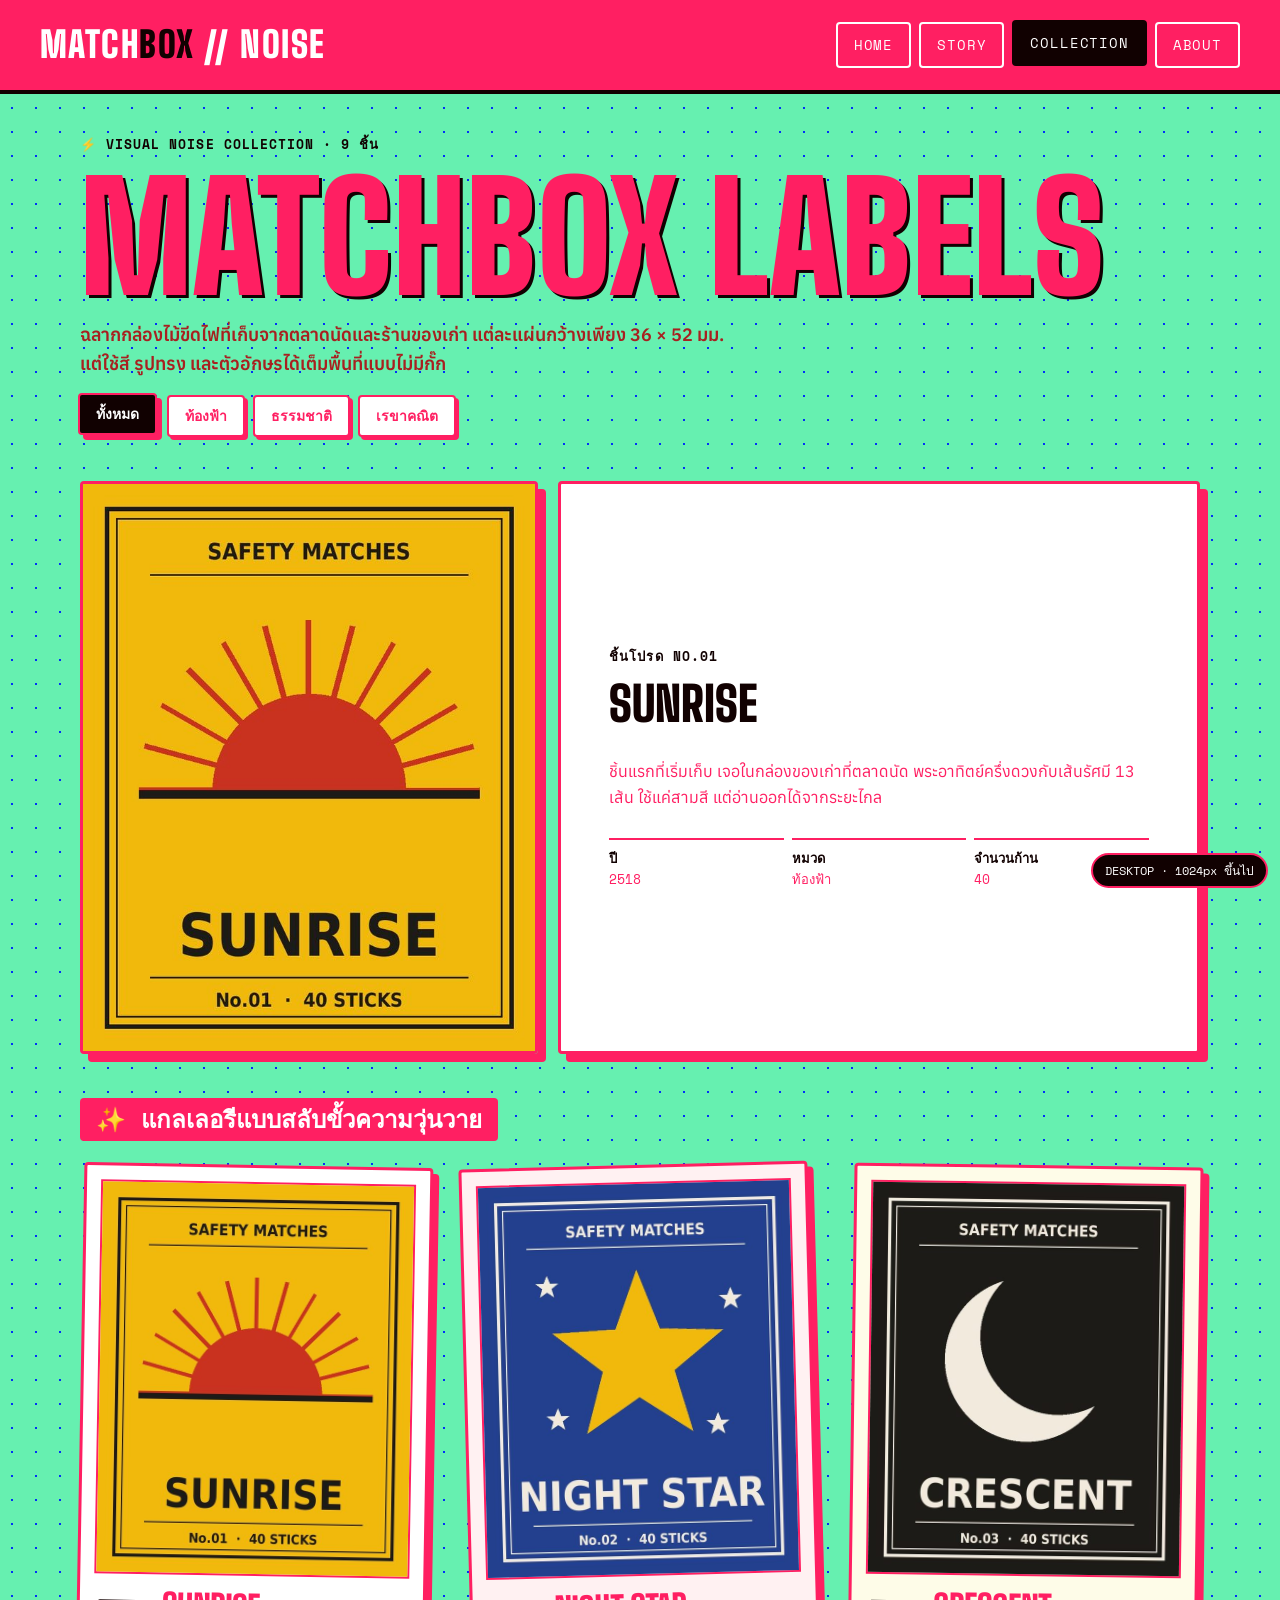
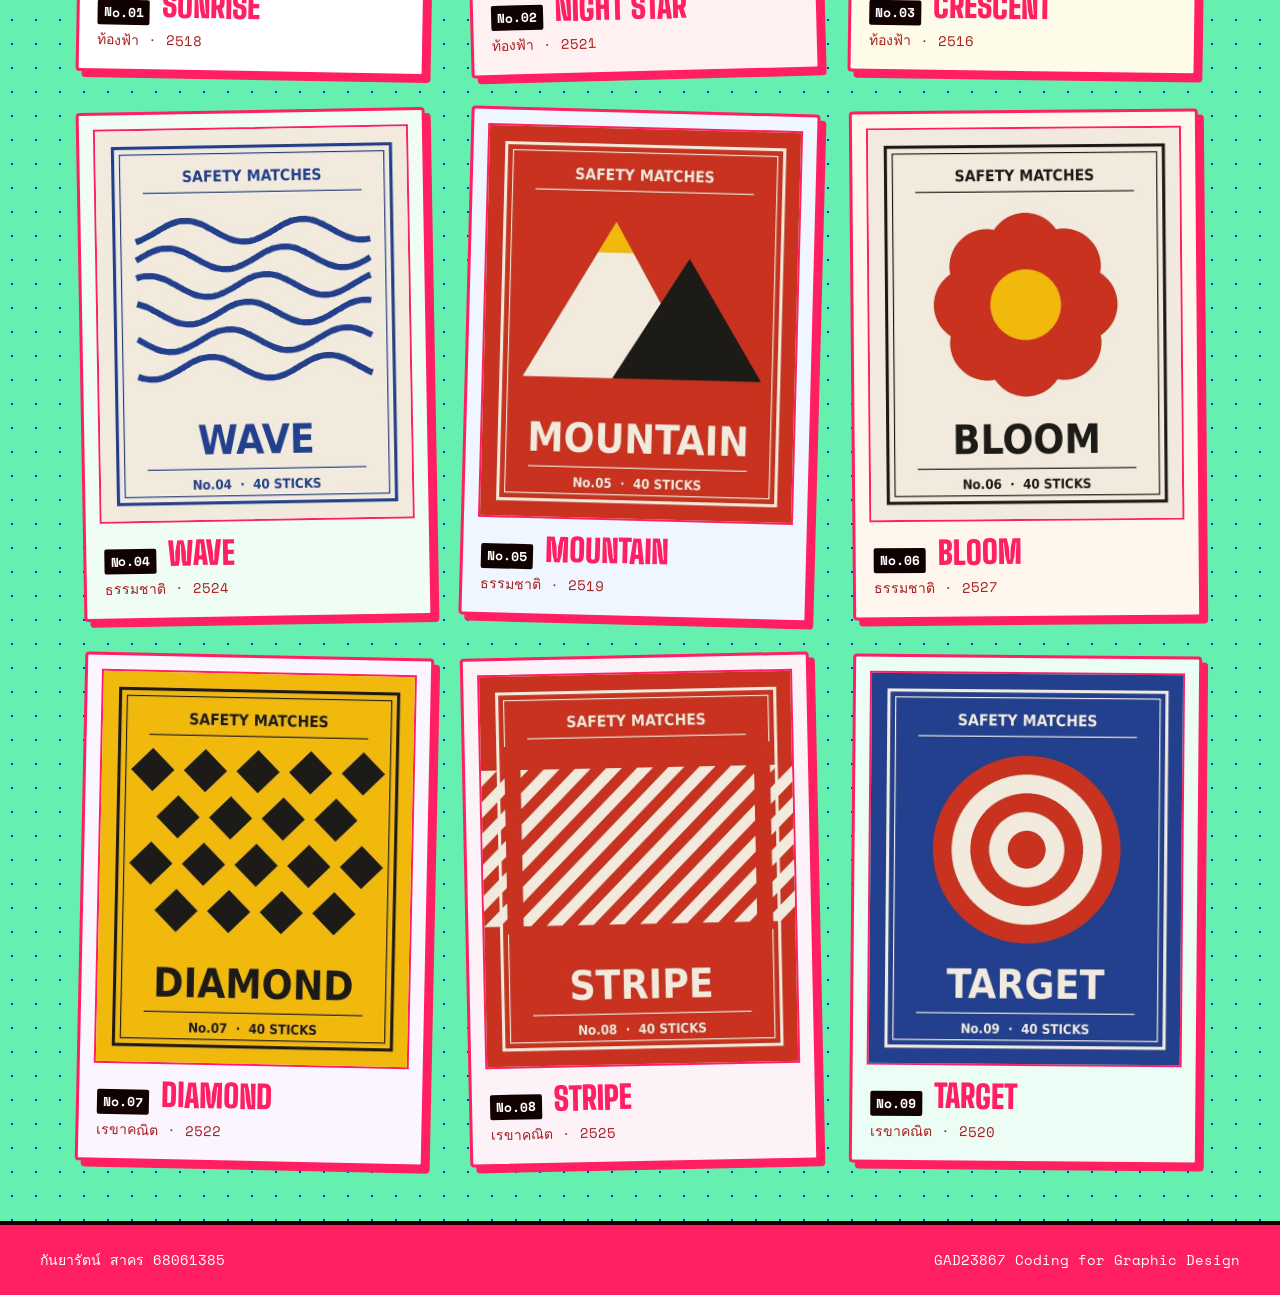
<file: index.html>
<!DOCTYPE html>
<html lang="en">
<head>
  <meta charset="UTF-8">
  <meta name="viewport" content="width=device-width, initial-scale=1.0">
  <title>Collection · Matchbox Labels (Visual Noise)</title>
  <link rel="stylesheet" href="style.css">
  <link rel="preconnect" href="https://fonts.googleapis.com">
  <link rel="preconnect" href="https://fonts.gstatic.com" crossorigin>
  <link href="https://fonts.googleapis.com/css2?family=Anuphan:wght@300;400;600&family=Big+Shoulders+Display:wght@700;900&family=Space+Mono:ital,wght@0,400;0,700;1,400&display=swap" rel="stylesheet">
</head>
<body>
    <header class="site-header">
    <a class="logo" href="#">MATCH<span>BOX</span> // NOISE</a>
     <nav>
    <ul class="menu">
      <li><a href="#">Home</a></li>
      <li><a href="#">Story</a></li>
      <li><a class="active" href="#">Collection</a></li>
      <li><a href="#">About</a></li>
    </ul>
  </nav>
</header>

<main>
     <section class="intro">
    <p class="eyebrow">⚡ Visual Noise Collection · 9 ชิ้น</p>
    <h1>Matchbox Labels</h1>
    <p class="lead">ฉลากกล่องไม้ขีดไฟที่เก็บจากตลาดนัดและร้านของเก่า แต่ละแผ่นกว้างเพียง 36&nbsp;×&nbsp;52&nbsp;มม. แต่ใช้สี รูปทรง และตัวอักษรได้เต็มพื้นที่แบบไม่มีกั๊ก</p>
    <ul class="filters">
      <li><a class="active" href="#">ทั้งหมด</a></li>
      <li><a href="#">ท้องฟ้า</a></li>
      <li><a href="#">ธรรมชาติ</a></li>
      <li><a href="#">เรขาคณิต</a></li>
    </ul>
  </section>

  <section class="featured">
    <img src="images/label-01.jpg" alt="ฉลาก Sunrise พื้นเหลือง พระอาทิตย์สีแดงกำลังขึ้น">
    <div class="featured-text">
      <p class="eyebrow">ชิ้นโปรด No.01</p>
      <h2>Sunrise</h2>
      <p>ชิ้นแรกที่เริ่มเก็บ เจอในกล่องของเก่าที่ตลาดนัด พระอาทิตย์ครึ่งดวงกับเส้นรัศมี 13 เส้น ใช้แค่สามสี แต่อ่านออกได้จากระยะไกล</p>
      <ul class="meta">
        <li><b>ปี</b> 2518</li>
        <li><b>หมวด</b> ท้องฟ้า</li>
        <li><b>จำนวนก้าน</b> 40</li>
      </ul>
    </div>
  </section>

 <section class="gallery">
    <h2 class="section-title">✨ แกลเลอรีแบบสลับขั้วความวุ่นวาย</h2>
    <div class="grid">
      <figure class="card c-1">
        <img src="images/label-01.jpg" alt="ฉลาก Sunrise พระอาทิตย์สีแดงบนพื้นเหลือง">
        <figcaption>
          <span class="no">No.01</span>
          <h3>Sunrise</h3>
          <p>ท้องฟ้า · 2518</p>
        </figcaption>
      </figure>
      <figure class="card c-2">
        <img src="images/label-02.jpg" alt="ฉลาก Night Star ดาวสีเหลืองบนพื้นน้ำเงิน">
        <figcaption>
          <span class="no">No.02</span>
          <h3>Night Star</h3>
          <p>ท้องฟ้า · 2521</p>
        </figcaption>
      </figure>
      <figure class="card c-3">
        <img src="images/label-03.jpg" alt="ฉลาก Crescent พระจันทร์เสี้ยวบนพื้นดำ">
        <figcaption>
          <span class="no">No.03</span>
          <h3>Crescent</h3>
          <p>ท้องฟ้า · 2516</p>
        </figcaption>
      </figure>
      <figure class="card c-4">
        <img src="images/label-04.jpg" alt="ฉลาก Wave เส้นคลื่นสีน้ำเงิน">
        <figcaption>
          <span class="no">No.04</span>
          <h3>Wave</h3>
          <p>ธรรมชาติ · 2524</p>
        </figcaption>
      </figure>
      <figure class="card c-5">
        <img src="images/label-05.jpg" alt="ฉลาก Mountain ภูเขาสองลูกบนพื้นแดง">
        <figcaption>
          <span class="no">No.05</span>
          <h3>Mountain</h3>
          <p>ธรรมชาติ · 2519</p>
        </figcaption>
      </figure>
      <figure class="card c-6">
        <img src="images/label-06.jpg" alt="ฉลาก Bloom ดอกไม้กลีบแดง">
        <figcaption>
          <span class="no">No.06</span>
          <h3>Bloom</h3>
          <p>ธรรมชาติ · 2527</p>
        </figcaption>
      </figure>
      <figure class="card c-7">
        <img src="images/label-07.jpg" alt="ฉลาก Diamond ลายข้าวหลามตัดสีดำ">
        <figcaption>
          <span class="no">No.07</span>
          <h3>Diamond</h3>
          <p>เรขาคณิต · 2522</p>
        </figcaption>
      </figure>
      <figure class="card c-8">
        <img src="images/label-08.jpg" alt="ฉลาก Stripe ลายเส้นทแยงบนพื้นแดง">
        <figcaption>
          <span class="no">No.08</span>
          <h3>Stripe</h3>
          <p>เรขาคณิต · 2525</p>
        </figcaption>
      </figure>
      <figure class="card c-9">
        <img src="images/label-09.jpg" alt="ฉลาก Target วงกลมซ้อนสีแดงบนพื้นน้ำเงิน">
        <figcaption>
          <span class="no">No.09</span>
          <h3>Target</h3>
          <p>เรขาคณิต · 2520</p>
        </figcaption>
      </figure>
    </div>
  </section>

  <footer class="site-footer">
  <p>กันยารัตน์ สาคร 68061385</p>
  <p>GAD23867 Coding for Graphic Design </p>
</footer>

</main>
</body>
</html>
</file>
<file: style.css>
:root {
  --paper: #66f0b0;
  --card: #ffffff;
  --ink: #ff1f62;
  --muted: #a82020;
  --red: #110101;
  --accent-blue: #fa41a7;
  --accent-yellow: #48be75;

  --font-display: 'Big Shoulders Display', Impact, sans-serif;
  --font-body: 'Anuphan', Tahoma, sans-serif;
  --font-mono: 'Space Mono', 'Courier New', monospace;
}

* {
  box-sizing: border-box;
}

body {
  margin: 0;
  background: var(--paper);
  color: var(--ink);
  font-family: var(--font-body);
  font-size: 16px;
  line-height: 1.6;
  background-image: radial-gradient(#022ff7 1px, transparent 1px);
  background-size: 24px 24px;
}

h1, h2, h3 {
  margin: 0;
  line-height: 1.1;
}

a {
  color: inherit;
}

.eyebrow {
  margin: 0;
  font-family: var(--font-mono);
  font-size: 13px;
  letter-spacing: 0.08em;
  text-transform: uppercase;
  color: var(--red);
  font-weight: 700;
}

.site-header {
  display: flex;
  flex-direction: column;
  gap: 12px;
  padding: 16px 20px;
  background: var(--ink);
  color: var(--card);
  border-bottom: 4px solid var(--red);
}

.logo {
  font-family: var(--font-display);
  font-size: 36px;
  font-weight: 900;
  letter-spacing: 0.04em;
  text-decoration: none;
}

.logo span {
  color: var(--red);
}

.menu {
  list-style: none;
  margin: 0;
  padding: 0;
  display: flex;
  flex-wrap: wrap;
  gap: 8px;
}

.menu a {
  display: block;
  padding: 10px 16px;
  min-height: 44px;
  border: 2px solid var(--card);
  border-radius: 4px;
  font-family: var(--font-mono);
  font-size: 14px;
  letter-spacing: 0.06em;
  text-transform: uppercase;
  text-decoration: none;
  transition: all 0.2s ease;
}

.menu a.active, .menu a:hover {
  background: var(--red);
  border-color: var(--red);
  color: #FFFFFF;
  transform: translateY(-2px);
}

.intro {
  max-width: 1200px;
  margin: 0 auto;
  padding: 40px 20px 24px;
  display: flex;
  flex-direction: column;
  gap: 16px;
}

.intro h1 {
  font-family: var(--font-display);
  font-size: clamp(56px, 12vw, 150px);
  font-weight: 900;
  text-transform: uppercase;
  line-height: 0.9;
  overflow-wrap: anywhere;
  color: var(--ink);
  text-shadow: 3px 3px 0px var(--red);
}

.lead {
  max-width: 60ch;
  margin: 0;
  font-size: 18px;
  color: var(--muted);
  font-weight: 600;
}

.filters {
  list-style: none;
  margin: 0;
  padding: 0;
  display: flex;
  flex-wrap: wrap;
  gap: 8px;
}

.filters a {
  display: block;
  padding: 8px 16px;
  border: 2px solid var(--ink);
  background: var(--card);
  border-radius: 4px;
  font-size: 14px;
  font-family: var(--font-mono);
  text-decoration: none;
  font-weight: 700;
  box-shadow: 3px 3px 0px var(--ink);
  transition: all 0.15s ease;
}

.filters a.active, .filters a:hover {
  background: var(--red);
  color: var(--card);
  transform: translate(-2px, -2px);
  box-shadow: 5px 5px 0px var(--ink);
}

.featured {
  max-width: 1200px;
  margin: 0 auto;
  padding: 20px;
  display: grid;
  gap: 20px;
}

.featured img {
  width: 100%;
  aspect-ratio: 4 / 5;
  object-fit: cover;
  border: 3px solid var(--ink);
  box-shadow: 8px 8px 0px var(--ink);
  border-radius: 4px;
}

.featured-text {
  display: flex;
  flex-direction: column;
  gap: 12px;
  padding: 28px;
  background: var(--card);
  color: var(--ink);
  border: 3px solid var(--ink);
  box-shadow: 8px 8px 0px var(--ink);
  border-radius: 4px;
}

.featured-text h2 {
  font-family: var(--font-display);
  font-size: 48px;
  font-weight: 900;
  text-transform: uppercase;
  color: var(--red);
}

.meta {
  list-style: none;
  margin: 0;
  padding: 0;
  display: grid;
  grid-template-columns: repeat(3, 1fr);
  gap: 8px;
  font-family: var(--font-mono);
  font-size: 13px;
}

.meta li {
  padding-top: 8px;
  border-top: 2px solid var(--ink);
}

.meta b {
  display: block;
  font-weight: 700;
  color: var(--red);
}

img {
  max-width: 100%;
  height: auto;
  display: block;
}

.gallery {
  max-width: 1200px;
  margin: 0 auto;
  padding: 24px 20px 56px;
}

.section-title {
  margin-bottom: 24px;
  font-size: 24px;
  font-family: var(--font-mono);
  background: var(--ink);
  color: var(--card);
  padding: 8px 16px;
  display: inline-block;
  border-radius: 4px;
}

.grid {
  display: grid;
  grid-template-columns: 1fr;
  gap: 28px;
}

.card {
  margin: 0;
  padding: 14px;
  background: var(--card);
  border: 3px solid var(--ink);
  border-radius: 4px;
  box-shadow: 6px 6px 0px var(--ink);
  transition: transform 0.25s ease, box-shadow 0.25s ease;
}

.card.c-1 { transform: rotate(1deg); background: #ffffff; }
.card.c-2 { transform: rotate(-1.5deg); background: #fff1f2; }
.card.c-3 { transform: rotate(0.8deg); background: #fefce8; }
.card.c-4 { transform: rotate(-1deg); background: #f0fdf4; }
.card.c-5 { transform: rotate(1.5deg); background: #eff6ff; }
.card.c-6 { transform: rotate(-0.5deg); background: #fff7ed; }
.card.c-7 { transform: rotate(1.2deg); background: #faf5ff; }
.card.c-8 { transform: rotate(-1.2deg); background: #fdf2f8; }
.card.c-9 { transform: rotate(0.5deg); background: #ecfdf5; }

.card img {
  width: 100%;
  aspect-ratio: 4 / 5;
  object-fit: cover;
  border: 2px solid var(--ink);
}

.card figcaption {
  display: flex;
  flex-wrap: wrap;
  align-items: baseline;
  gap: 4px 12px;
  padding: 14px 4px 4px;
}

.no {
  font-family: var(--font-mono);
  font-size: 13px;
  font-weight: 700;
  background: var(--red);
  color: #fff;
  padding: 2px 6px;
  border-radius: 2px;
}

.card h3 {
  font-family: var(--font-display);
  font-size: 32px;
  font-weight: 900;
  text-transform: uppercase;
}

.card p {
  width: 100%;
  margin: 0;
  font-size: 14px;
  color: var(--muted);
  font-family: var(--font-mono);
}

.site-footer {
  padding: 32px 20px;
  background: var(--ink);
  color: var(--card);
  font-size: 14px;
  border-top: 4px solid var(--red);
}

.site-footer p {
  margin: 0;
  font-family: var(--font-mono);
}

body::after {
  content: "MOBILE · ต่ำกว่า 768px";
  position: fixed;
  right: 12px;
  bottom: 12px;
  padding: 6px 12px;
  background: var(--red);
  color: #FFFFFF;
  font-family: var(--font-mono);
  font-size: 12px;
  border-radius: 999px;
  z-index: 1000;
  border: 2px solid var(--ink);
}

@media (min-width: 768px) {
  body::after {
    content: "TABLET · 768px ขึ้นไป";
  }

  .site-header {
    flex-direction: row;
    justify-content: space-between;
    align-items: center;
    padding: 16px 40px;
  }

  .intro,
  .featured,
  .gallery {
    padding-left: 40px;
    padding-right: 40px;
  }

  .grid {
    grid-template-columns: 1fr 1fr;
    gap: 32px;
  }

  .featured {
    grid-template-columns: 1fr 1fr;
  }

  .site-footer {
    display: flex;
    justify-content: space-between;
    padding: 24px 40px;
  }
}

@media (min-width: 1024px) {
  body::after {
    content: "DESKTOP · 1024px ขึ้นไป";
  }

  .grid {
    grid-template-columns: repeat(3, 1fr);
    gap: 36px;
  }

  .featured {
    grid-template-columns: 5fr 7fr;
  }

  .featured-text {
    justify-content: center;
    padding: 48px;
  }
}

@media (hover: hover) {
  .card:hover {
    transform: translateY(-8px) rotate(0deg) scale(1.02);
    box-shadow: 10px 10px 0px var(--red);
    z-index: 10;
  }
}

@media (prefers-reduced-motion: reduce) {
  .card {
    transform: none !important;
    transition: none;
  }
}
</file>
